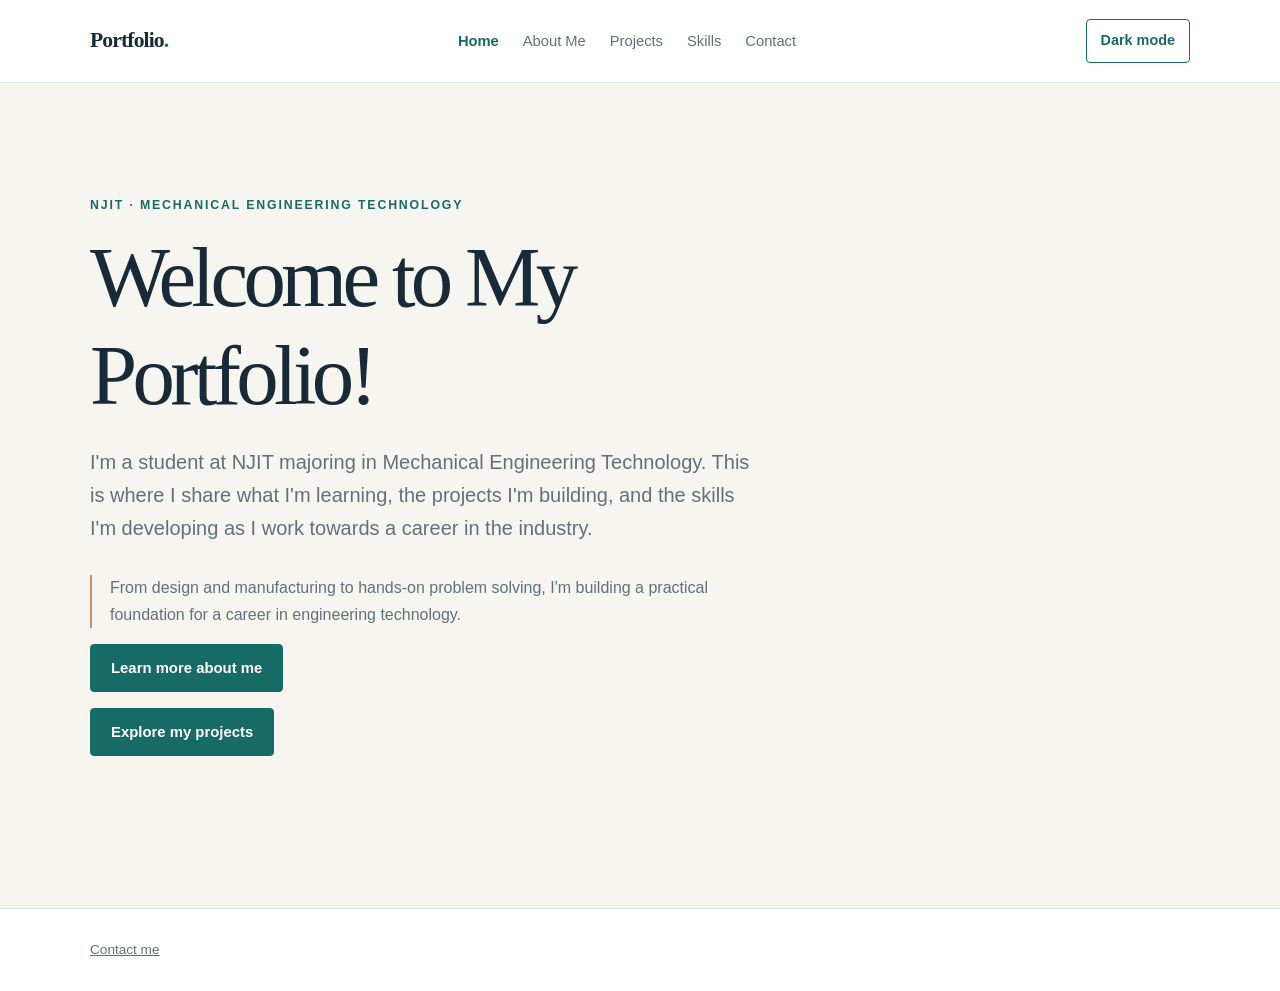
<file: index.html>
<!doctype html>
<html lang="en">
  <head>
    <meta charset="utf-8">
    <meta name="viewport" content="width=device-width, initial-scale=1">
    <meta name="theme-color" content="#f6f5f0">
    <meta name="description" content="The portfolio of an NJIT Mechanical Engineering Technology student.">
    <title>Home | Mechanical Engineering Technology Portfolio</title>
    <script src="theme.js"></script>
    <link rel="stylesheet" href="styles.css">
  </head>
  <body>
    <header class="site-header">
      <div class="header-inner">
        <a class="wordmark" href="index.html">Portfolio<span>.</span></a>
        <nav class="site-nav" aria-label="Main navigation">
          <a href="index.html" aria-current="page">Home</a>
          <a href="about.html">About Me</a>
          <a href="projects.html">Projects</a>
          <a href="skills.html">Skills</a>
          <a href="contact.html">Contact</a>
        </nav>
        <button class="theme-toggle" type="button" aria-pressed="false" hidden>Dark mode</button>
      </div>
    </header>
    <main class="page-content">
      <section class="home-hero" aria-labelledby="intro-heading">
        <p class="eyebrow">NJIT · Mechanical Engineering Technology</p>
        <h1 id="intro-heading">Welcome to My Portfolio!</h1>
        <p class="lead">I'm a student at NJIT majoring in Mechanical Engineering Technology. This is where I share what I'm learning, the projects I'm building, and the skills I'm developing as I work towards a career in the industry.</p>
        <p class="home-note">From design and manufacturing to hands-on problem solving, I'm building a practical foundation for a career in engineering technology.</p>
        <p><a class="button-link" href="about.html">Learn more about me</a></p>
        <p><a class="button-link" href="projects.html">Explore my projects</a></p>
      </section>
    </main>
    <footer class="site-footer">
      <div class="footer-inner">
        <a href="contact.html">Contact me</a>
      </div>
    </footer>
  </body>
</html>
</file>
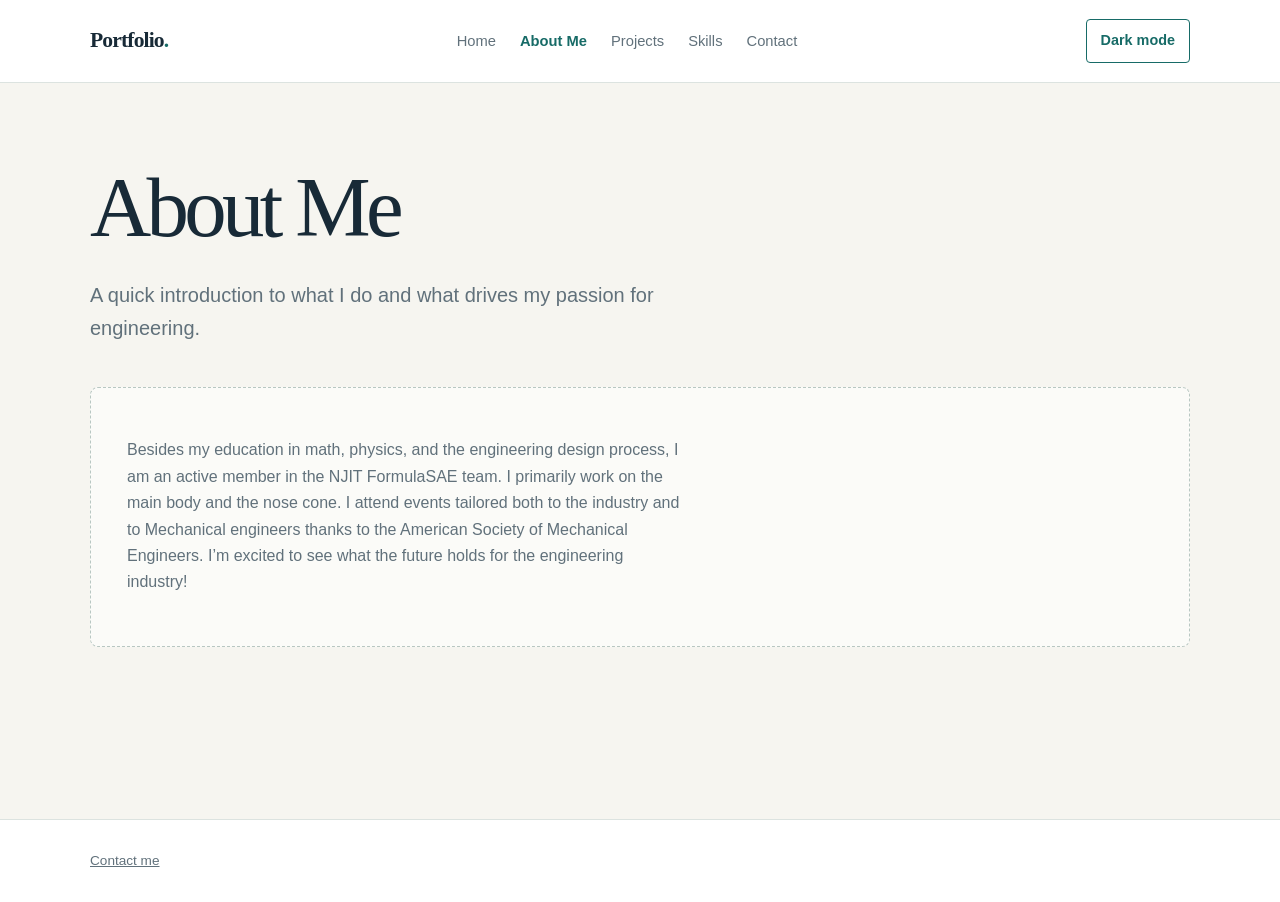
<file: about.html>
<!doctype html>
<html lang="en">
  <head>
    <meta charset="utf-8">
    <meta name="viewport" content="width=device-width, initial-scale=1">
    <meta name="theme-color" content="#f6f5f0">
    <meta name="description" content="About the NJIT Mechanical Engineering Technology student behind this portfolio.">
    <title>About Me | Mechanical Engineering Technology Portfolio</title>
    <script src="theme.js"></script>
    <link rel="stylesheet" href="styles.css">
  </head>
  <body>
    <header class="site-header">
      <div class="header-inner">
        <a class="wordmark" href="index.html">Portfolio<span>.</span></a>
        <nav class="site-nav" aria-label="Main navigation">
          <a href="index.html">Home</a>
          <a href="about.html" aria-current="page">About Me</a>
          <a href="projects.html">Projects</a>
          <a href="skills.html">Skills</a>
          <a href="contact.html">Contact</a>
        </nav>
        <button class="theme-toggle" type="button" aria-pressed="false" hidden>Dark mode</button>
      </div>
    </header>
    <main class="page-content">
      <header class="page-heading">
        <h1>About Me</h1>
        <p class="lead">A quick introduction to what I do and what drives my passion for engineering.</p>
      </header>
      <section class="empty-note" aria-label="About me content placeholder">
        <p>Besides my education in math, physics, and the engineering design process, I am an active member in the NJIT FormulaSAE team. I primarily work on the main body and the nose cone. I attend events tailored both to the industry and to Mechanical engineers thanks to the American Society of Mechanical Engineers. I’m excited to see what the future holds for the engineering industry!</p>
      </section>
    </main>
    <footer class="site-footer">
      <div class="footer-inner">
        <a href="contact.html">Contact me</a>
      </div>
    </footer>
  </body>
</html>
</file>
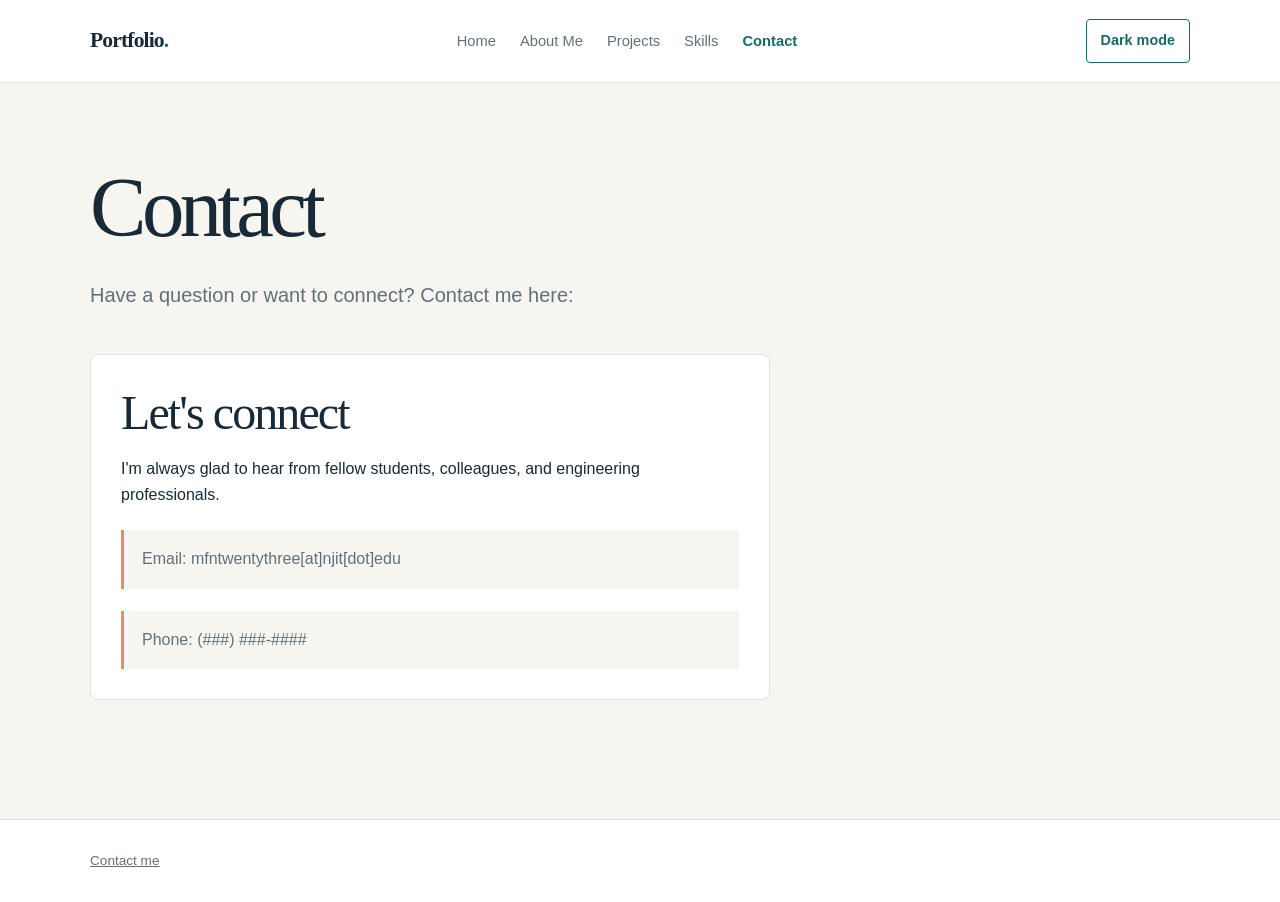
<file: contact.html>
<!doctype html>
<html lang="en">
  <head>
    <meta charset="utf-8">
    <meta name="viewport" content="width=device-width, initial-scale=1">
    <meta name="theme-color" content="#f6f5f0">
    <meta name="description" content="Contact information for the NJIT Mechanical Engineering Technology student.">
    <title>Contact | Mechanical Engineering Technology Portfolio</title>
    <script src="theme.js"></script>
    <link rel="stylesheet" href="styles.css">
  </head>
  <body>
    <header class="site-header">
      <div class="header-inner">
        <a class="wordmark" href="index.html">Portfolio<span>.</span></a>
        <nav class="site-nav" aria-label="Main navigation">
          <a href="index.html">Home</a>
          <a href="about.html">About Me</a>
          <a href="projects.html">Projects</a>
          <a href="skills.html">Skills</a>
          <a href="contact.html" aria-current="page">Contact</a>
        </nav>
        <button class="theme-toggle" type="button" aria-pressed="false" hidden>Dark mode</button>
      </div>
    </header>
    <main class="page-content">
      <header class="page-heading">
        <h1>Contact</h1>
        <p class="lead">Have a question or want to connect? Contact me here:</p>
      </header>
      <section class="contact-card" aria-label="Contact details placeholder">
        <h2>Let's connect</h2>
        <p>I'm always glad to hear from fellow students, colleagues, and engineering professionals.</p>
        <div class="contact-placeholder">Email: mfntwentythree[at]njit[dot]edu</div>
        <div class="contact-placeholder">Phone: (###) ###-####</div>
      </section>
    </main>
    <footer class="site-footer">
      <div class="footer-inner">
        <a href="contact.html">Contact me</a>
      </div>
    </footer>
  </body>
</html>
</file>
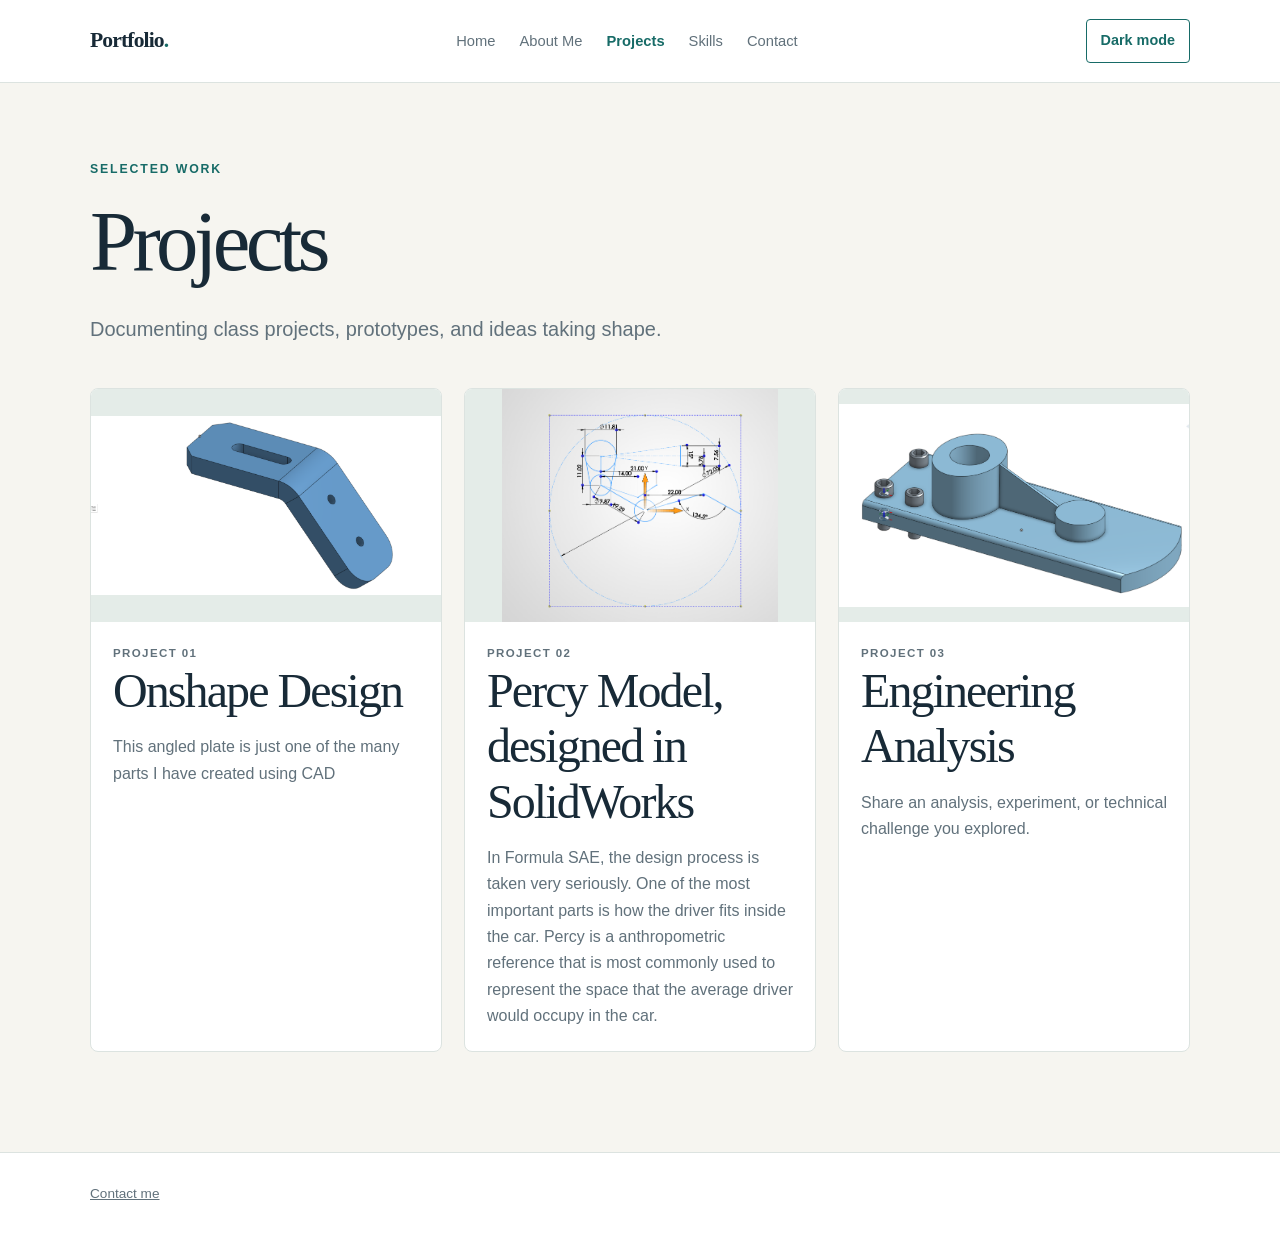
<file: projects.html>
<!doctype html>
<html lang="en">
  <head>
    <meta charset="utf-8">
    <meta name="viewport" content="width=device-width, initial-scale=1">
    <meta name="theme-color" content="#f6f5f0">
    <meta name="description" content="A gallery of engineering project spaces.">
    <title>Projects | Mechanical Engineering Technology Portfolio</title>
    <script src="theme.js"></script>
    <link rel="stylesheet" href="styles.css">
  </head>
  <body>
    <header class="site-header">
      <div class="header-inner">
        <a class="wordmark" href="index.html">Portfolio<span>.</span></a>
        <nav class="site-nav" aria-label="Main navigation">
          <a href="index.html">Home</a>
          <a href="about.html">About Me</a>
          <a href="projects.html" aria-current="page">Projects</a>
          <a href="skills.html">Skills</a>
          <a href="contact.html">Contact</a>
        </nav>
        <button class="theme-toggle" type="button" aria-pressed="false" hidden>Dark mode</button>
      </div>
    </header>
    <main class="page-content">
      <header class="page-heading">
        <p class="eyebrow">Selected work</p>
        <h1>Projects</h1>
        <p class="lead">Documenting class projects, prototypes, and ideas taking shape.</p>
      </header>
      <section class="project-grid" aria-label="Project placeholders">
        <article class="project-card">
          <img src="images/cadproj.png" alt="CAD model of an angled plate with a slot and mounting holes">
          <div class="project-copy">
            <p class="project-label">Project 01</p>
            <h2>Onshape Design</h2>
            <p>This angled plate is just one of the many parts I have created using CAD</p>
          </div>
        </article>
        <article class="project-card">
          <img src="images/Percy.png" alt="SolidWorks drawing of the Percy driver reference model with dimensions">
          <div class="project-copy">
            <p class="project-label">Project 02</p>
            <h2>Percy Model, designed in SolidWorks</h2>
            <p>In Formula SAE, the design process is taken very seriously. One of the most important parts is how the driver fits inside the car. Percy is a anthropometric reference that is most commonly used to represent the space that the average driver would occupy in the car.</p>
          </div>
        </article>
        <article class="project-card">
          <img src="images/cadproj2.png" alt="A full assembly of nuts and screws into a stop base">
          <div class="project-copy">
            <p class="project-label">Project 03</p>
            <h2>Engineering Analysis</h2>
            <p>Share an analysis, experiment, or technical challenge you explored.</p>
          </div>
        </article>
      </section>
    </main>
    <footer class="site-footer">
      <div class="footer-inner">
        <a href="contact.html">Contact me</a>
      </div>
    </footer>
  </body>
</html>
</file>
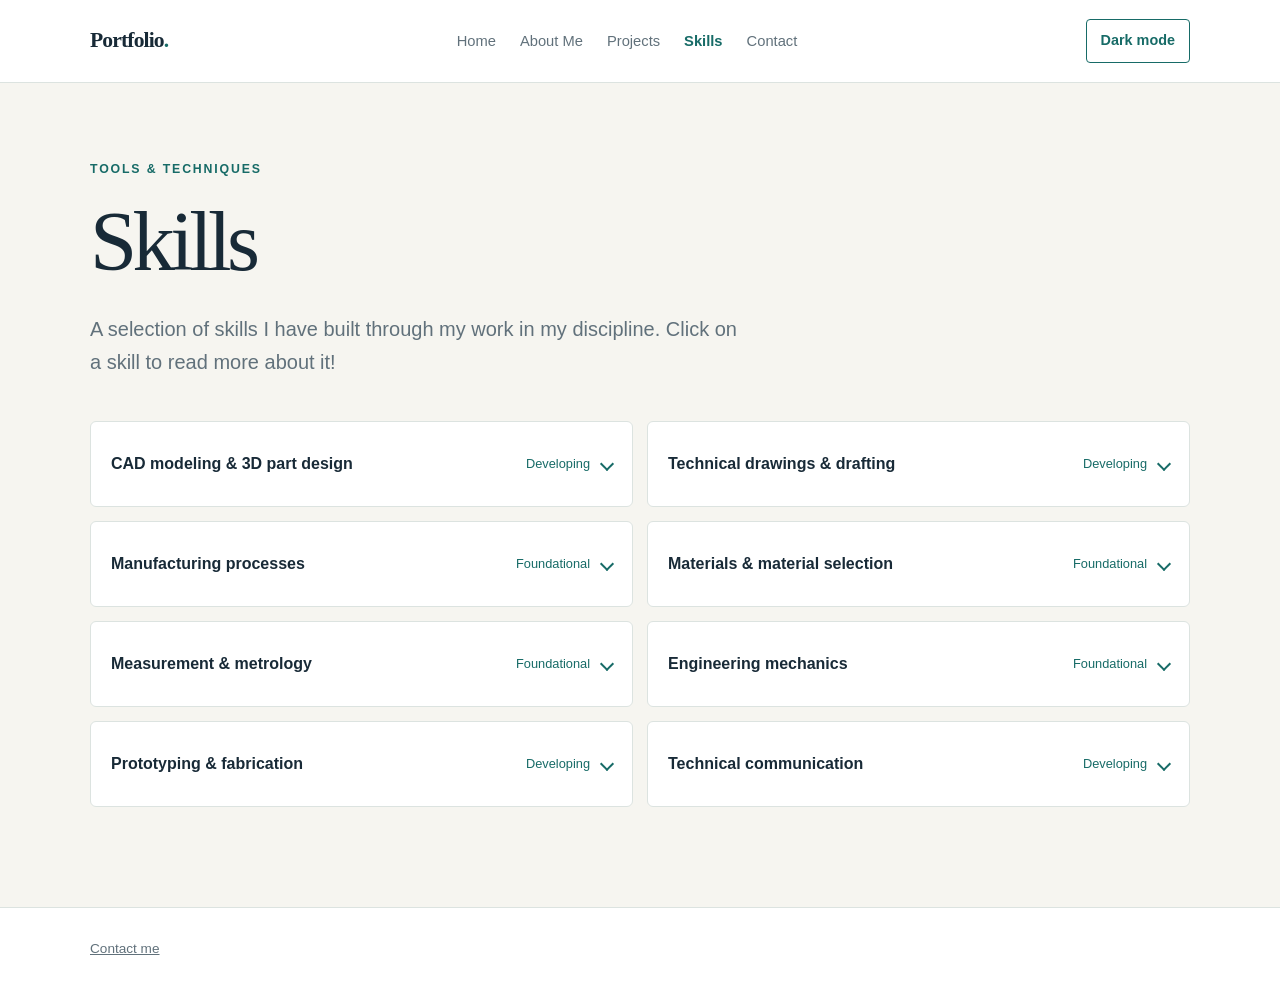
<file: skills.html>
<!doctype html>
<html lang="en">
  <head>
    <meta charset="utf-8">
    <meta name="viewport" content="width=device-width, initial-scale=1">
    <meta name="theme-color" content="#f6f5f0">
    <meta name="description" content="Mechanical Engineering Technology skills and focus areas.">
    <title>Skills | Mechanical Engineering Technology Portfolio</title>
    <script src="theme.js"></script>
    <link rel="stylesheet" href="styles.css">
  </head>
  <body>
    <header class="site-header">
      <div class="header-inner">
        <a class="wordmark" href="index.html">Portfolio<span>.</span></a>
        <nav class="site-nav" aria-label="Main navigation">
          <a href="index.html">Home</a>
          <a href="about.html">About Me</a>
          <a href="projects.html">Projects</a>
          <a href="skills.html" aria-current="page">Skills</a>
          <a href="contact.html">Contact</a>
        </nav>
        <button class="theme-toggle" type="button" aria-pressed="false" hidden>Dark mode</button>
      </div>
    </header>
    <main class="page-content">
      <header class="page-heading">
        <p class="eyebrow">Tools &amp; techniques</p>
        <h1>Skills</h1>
        <p class="lead">A selection of skills I have built through my work in my discipline. Click on a skill to read more about it!</p>
      </header>
      <ul class="skills-list" aria-label="Technical skills and proficiency">
        <li>
          <details class="skill-details">
            <summary><span class="skill-name">CAD modeling &amp; 3D part design</span><span class="skill-level">Developing</span></summary>
            <p class="skill-description">Experience in creating 2D and 3D models in AutoCAD, Onshape, and SolidWorks.</p>
          </details>
        </li>
        <li>
          <details class="skill-details">
            <summary><span class="skill-name">Technical drawings &amp; drafting</span><span class="skill-level">Developing</span></summary>
            <p class="skill-description">Experienced in drawing orthographic and isometric drawings while taking into account proper dimensions and scale.</p>
          </details>
        </li>
        <li>
          <details class="skill-details">
            <summary><span class="skill-name">Manufacturing processes</span><span class="skill-level">Foundational</span></summary>
            <p class="skill-description">Trained in the use of various machines and 3D printing technologies.</p>
          </details>
        </li>
        <li>
          <details class="skill-details">
            <summary><span class="skill-name">Materials &amp; material selection</span><span class="skill-level">Foundational</span></summary>
            <p class="skill-description">Built an understanding of different material properties and their applications in engineering design.</p>
          </details>
        </li>
        <li>
          <details class="skill-details">
            <summary><span class="skill-name">Measurement &amp; metrology</span><span class="skill-level">Foundational</span></summary>
            <p class="skill-description">Experienced in using various measuring tools and techniques to ensure accuracy in engineering applications.</p>
          </details>
        </li>
        <li>
          <details class="skill-details">
            <summary><span class="skill-name">Engineering mechanics</span><span class="skill-level">Foundational</span></summary>
            <p class="skill-description">Understood the fundamental principles of statics and dynamics, and their application in the understanding and construction of mechanical systems.</p>
          </details>
        </li>
        <li>
          <details class="skill-details">
            <summary><span class="skill-name">Prototyping &amp; fabrication</span><span class="skill-level">Developing</span></summary>
            <p class="skill-description">Well-versed in the principles and practices of the scientific method, with hands-on experience in creating physical models and components.</p>
          </details>
        </li>
        <li>
          <details class="skill-details">
            <summary><span class="skill-name">Technical communication</span><span class="skill-level">Developing</span></summary>
            <p class="skill-description">Trained in conveying technical information effectively through written and oral presentation.</p>
          </details>
        </li>
      </ul>
    </main>
    <footer class="site-footer">
      <div class="footer-inner">
        <a href="contact.html">Contact me</a>
      </div>
    </footer>
  </body>
</html>
</file>
<file: styles.css>
:root {
  color-scheme: light;
  --ink: #182a37;
  --muted: #61717b;
  --paper: #f6f5f0;
  --surface: #ffffff;
  --line: #dce3e0;
  --teal: #176b67;
  --teal-dark: #105552;
  --coral: #e58a68;
  --button-text: #ffffff;
  --note-surface: rgb(255 255 255 / 55%);
  --note-border: #b8c7c2;
  --image-surface: #e4ece8;
  --serif: Georgia, "Times New Roman", serif;
  --sans: "Segoe UI", Arial, sans-serif;
}

* {
  box-sizing: border-box;
}

body {
  min-width: 320px;
  margin: 0;
  background: var(--paper);
  color: var(--ink);
  font-family: var(--sans);
  font-size: 16px;
  line-height: 1.65;
}

a {
  color: inherit;
}

a:focus-visible {
  outline: 3px solid var(--coral);
  outline-offset: 4px;
}

.site-header,
.site-footer {
  background: var(--surface);
}

.site-header {
  border-bottom: 1px solid var(--line);
}

.header-inner,
.footer-inner,
.page-content {
  width: min(1100px, calc(100% - 48px));
  margin-inline: auto;
}

.header-inner {
  display: flex;
  min-height: 82px;
  align-items: center;
  justify-content: space-between;
  gap: 28px;
}

.wordmark {
  color: var(--ink);
  font-family: var(--serif);
  font-size: 1.35rem;
  font-weight: 700;
  letter-spacing: -0.04em;
  text-decoration: none;
  white-space: nowrap;
}

.wordmark span {
  color: var(--teal);
}

.site-nav {
  display: flex;
  flex-wrap: wrap;
  gap: 8px 24px;
}

.site-nav a {
  color: var(--muted);
  font-size: 0.92rem;
  text-decoration: none;
  transition: color 160ms ease;
}

.site-nav a:hover,
.site-nav a[aria-current="page"] {
  color: var(--teal);
}

.site-nav a[aria-current="page"] {
  font-weight: 700;
}

.page-content {
  min-height: calc(100vh - 164px);
  padding-block: 76px 100px;
}

.eyebrow {
  margin: 0 0 14px;
  color: var(--teal);
  font-size: 0.77rem;
  font-weight: 700;
  letter-spacing: 0.15em;
  text-transform: uppercase;
}

h1,
h2,
h3,
p {
  margin-top: 0;
}

h1,
h2,
h3 {
  color: var(--ink);
  font-family: var(--serif);
  font-weight: 500;
  line-height: 1.15;
}

h1 {
  max-width: 780px;
  margin-bottom: 22px;
  font-size: clamp(2.8rem, 7vw, 5.3rem);
  letter-spacing: -0.055em;
}

h2 {
  margin-bottom: 16px;
  font-size: clamp(2rem, 4vw, 3rem);
  letter-spacing: -0.04em;
}

h3 {
  margin-bottom: 8px;
  font-size: 1.45rem;
}

.lead {
  max-width: 660px;
  color: var(--muted);
  font-size: clamp(1.08rem, 2vw, 1.25rem);
}

.home-hero {
  display: grid;
  min-height: 540px;
  align-content: center;
  padding-block: 36px;
}

.home-hero h1 span {
  color: var(--teal);
}

.home-hero .lead {
  margin-bottom: 30px;
}

.button-link {
  display: inline-flex;
  min-height: 48px;
  align-items: center;
  justify-content: center;
  padding: 10px 20px;
  border: 1px solid var(--teal);
  border-radius: 4px;
  background: var(--teal);
  color: var(--button-text);
  font-size: 0.93rem;
  font-weight: 700;
  text-decoration: none;
  transition: background 160ms ease, border-color 160ms ease;
}

.button-link:hover {
  border-color: var(--teal-dark);
  background: var(--teal-dark);
}

.home-note {
  max-width: 680px;
  padding-left: 18px;
  border-left: 2px solid var(--coral);
  color: var(--muted);
}

.page-heading {
  margin-bottom: 42px;
}

.page-heading .lead {
  margin-bottom: 0;
}

.empty-note {
  display: grid;
  min-height: 260px;
  align-content: center;
  padding: 36px;
  border: 1px dashed var(--note-border);
  border-radius: 8px;
  background: var(--note-surface);
}

.empty-note p {
  max-width: 560px;
  margin-bottom: 0;
  color: var(--muted);
}

.project-grid {
  display: grid;
  grid-template-columns: repeat(3, minmax(0, 1fr));
  gap: 22px;
}

.project-card {
  overflow: hidden;
  border: 1px solid var(--line);
  border-radius: 8px;
  background: var(--surface);
}

.project-card img {
  display: block;
  width: 100%;
  aspect-ratio: 3 / 2;
  object-fit: contain;
  background: var(--image-surface);
}

.project-copy {
  min-width: 0;
  overflow-wrap: anywhere;
  padding: 22px;
}

.project-copy p {
  margin-bottom: 0;
  color: var(--muted);
}

.project-label {
  margin-bottom: 8px;
  color: var(--teal);
  font-size: 0.72rem;
  font-weight: 700;
  letter-spacing: 0.12em;
  text-transform: uppercase;
}

.skills-list {
  display: grid;
  grid-template-columns: repeat(2, minmax(0, 1fr));
  gap: 14px;
  margin: 0;
  padding: 0;
  list-style: none;
}

.skills-list li {
  align-self: start;
  border: 1px solid var(--line);
  border-radius: 6px;
  background: var(--surface);
}
.skill-details summary {
  display: flex;
  min-height: 84px;
  align-items: center;
  gap: 12px;
  padding: 18px 20px;
  border-radius: 6px;
  cursor: pointer;
  list-style: none;
}

.skill-details summary::-webkit-details-marker {
  display: none;
}

.skill-details summary::after {
  width: 8px;
  height: 8px;
  flex-shrink: 0;
  border-right: 2px solid var(--teal);
  border-bottom: 2px solid var(--teal);
  content: "";
  transform: rotate(45deg);
}

.skill-details[open] summary::after {
  transform: rotate(225deg);
}

.skill-details summary:hover {
  background: var(--paper);
}

.skill-details summary:focus-visible {
  outline: 3px solid var(--coral);
  outline-offset: 4px;
}

.skill-details .skill-level {
  margin-left: auto;
}

.skill-description {
  margin: 0 20px;
  padding-block: 16px 20px;
  border-top: 1px solid var(--line);
  color: var(--muted);
}
.skill-name {
  font-weight: 700;
}

.skill-level {
  flex-shrink: 0;
  color: var(--teal);
  font-size: 0.8rem;
}

.contact-card {
  max-width: 680px;
  padding: 30px;
  border: 1px solid var(--line);
  border-radius: 8px;
  background: var(--surface);
}

.contact-card p:last-child {
  margin-bottom: 0;
}

.contact-placeholder {
  margin-top: 22px;
  padding: 16px 18px;
  border-left: 3px solid var(--coral);
  background: var(--paper);
  color: var(--muted);
}

.site-footer {
  border-top: 1px solid var(--line);
}

.footer-inner {
  display: flex;
  min-height: 82px;
  align-items: center;
  justify-content: space-between;
  gap: 16px;
  color: var(--muted);
  font-size: 0.85rem;
}

.footer-inner p {
  margin: 0;
}

@media (max-width: 760px) {
  .header-inner {
    align-items: flex-start;
    flex-direction: column;
    justify-content: center;
    gap: 10px;
    padding-block: 16px;
  }

  .site-nav {
    gap: 6px 18px;
  }

  .site-nav a {
    font-size: 0.86rem;
  }

  .page-content {
    padding-block: 56px 72px;
  }

  .home-hero {
    min-height: 460px;
  }

  .project-grid {
    grid-template-columns: 1fr;
  }

  .project-card {
    display: block;
  }

  .project-card img {
    height: auto;
    aspect-ratio: auto;
  }
}

@media (max-width: 520px) {
  .header-inner,
  .footer-inner,
  .page-content {
    width: min(100% - 32px, 1100px);
  }

  .skills-list {
    grid-template-columns: 1fr;
  }

  .footer-inner {
    align-items: flex-start;
    flex-direction: column;
    justify-content: center;
    padding-block: 18px;
  }
}

@media (prefers-reduced-motion: reduce) {
  *,
  *::before,
  *::after {
    scroll-behavior: auto !important;
    transition-duration: 0.01ms !important;
  }
}

:root[data-theme="dark"] {
  color-scheme: dark;
  --ink: #e8eff3;
  --muted: #b1c1ca;
  --paper: #111c24;
  --surface: #1b2b36;
  --line: #3a505d;
  --teal: #7dd3c9;
  --teal-dark: #a2e6dd;
  --coral: #f2aa8d;
  --button-text: #111c24;
  --note-surface: #1b2b36;
  --note-border: #536c78;
  --image-surface: #263c48;
}

.theme-toggle {
  flex-shrink: 0;
  min-height: 44px;
  padding: 8px 14px;
  border: 1px solid var(--teal);
  border-radius: 4px;
  background: var(--surface);
  color: var(--teal);
  font: inherit;
  font-size: 0.9rem;
  font-weight: 700;
  cursor: pointer;
}

.theme-toggle:hover,
.theme-toggle[aria-pressed="true"] {
  background: var(--teal);
  color: var(--button-text);
}

.theme-toggle:focus-visible {
  outline: 3px solid var(--coral);
  outline-offset: 4px;
}

.header-inner {
  flex-wrap: wrap;
}
</file>
